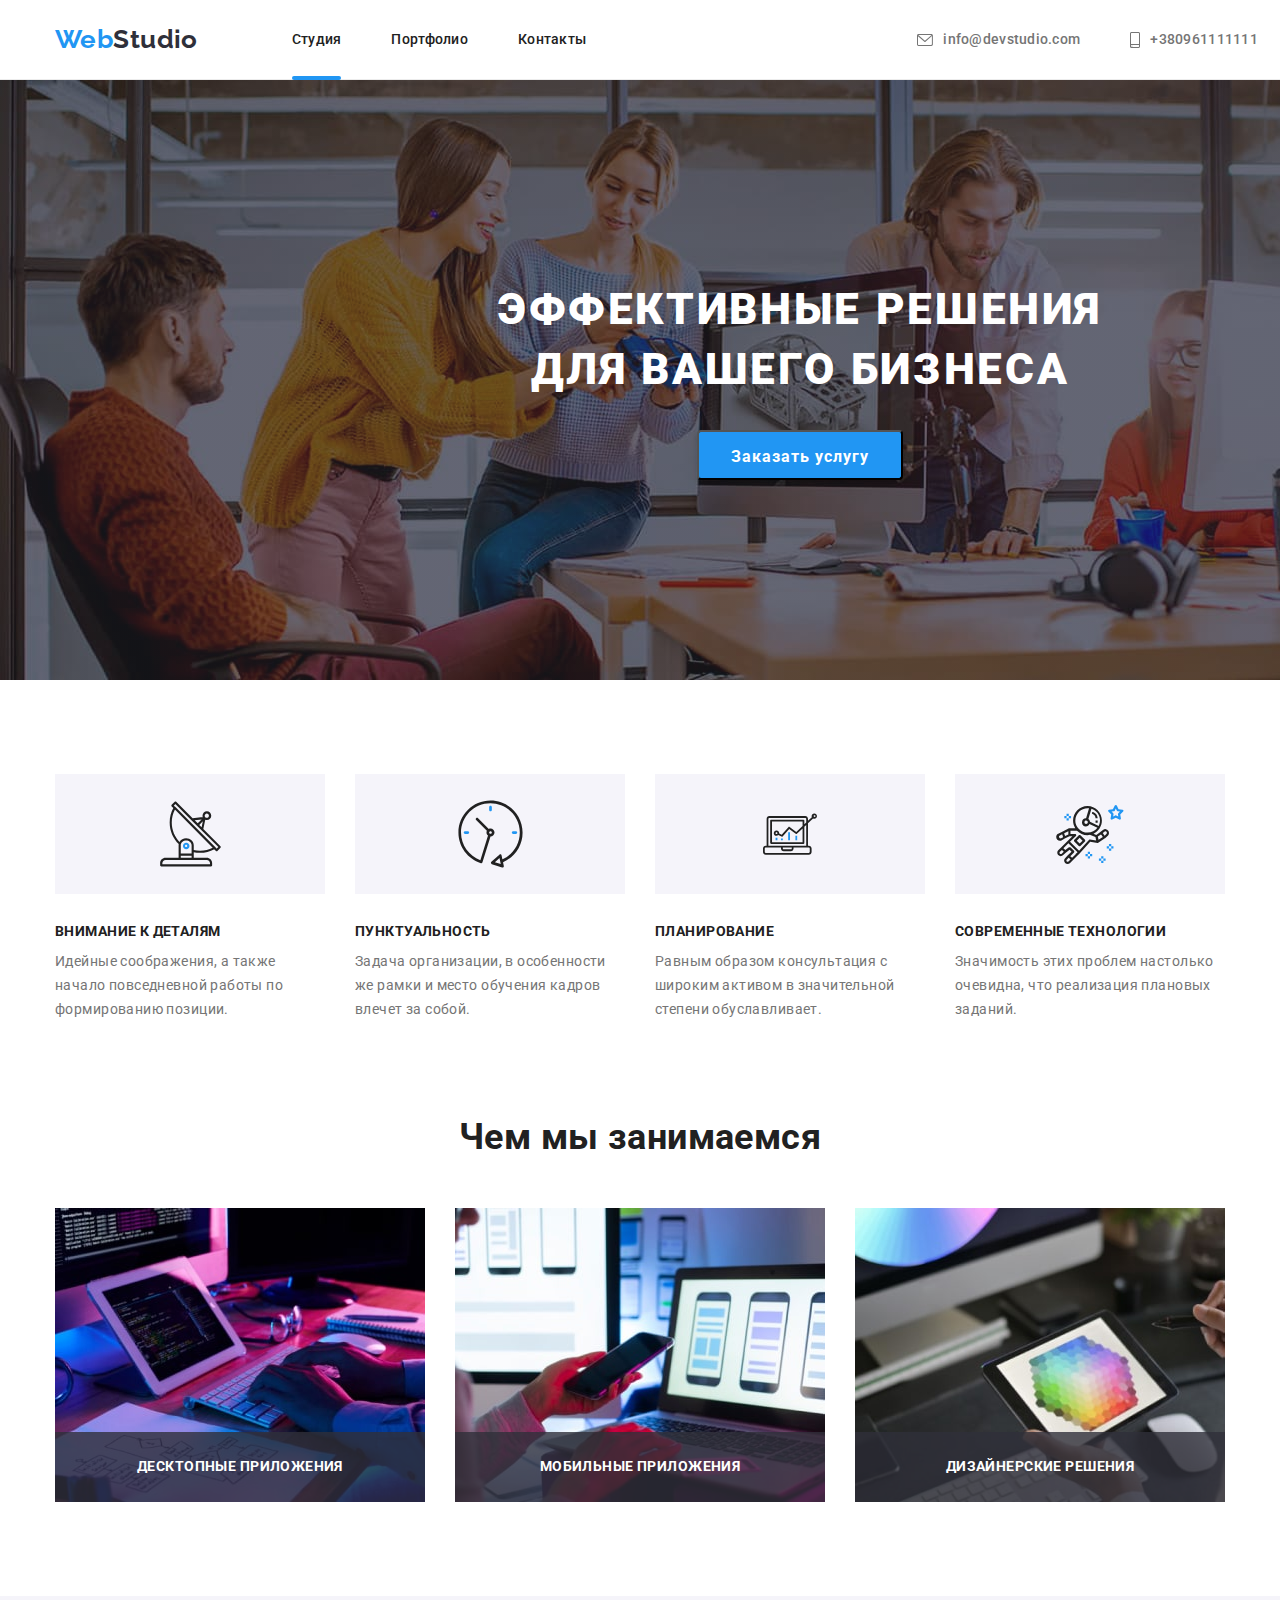
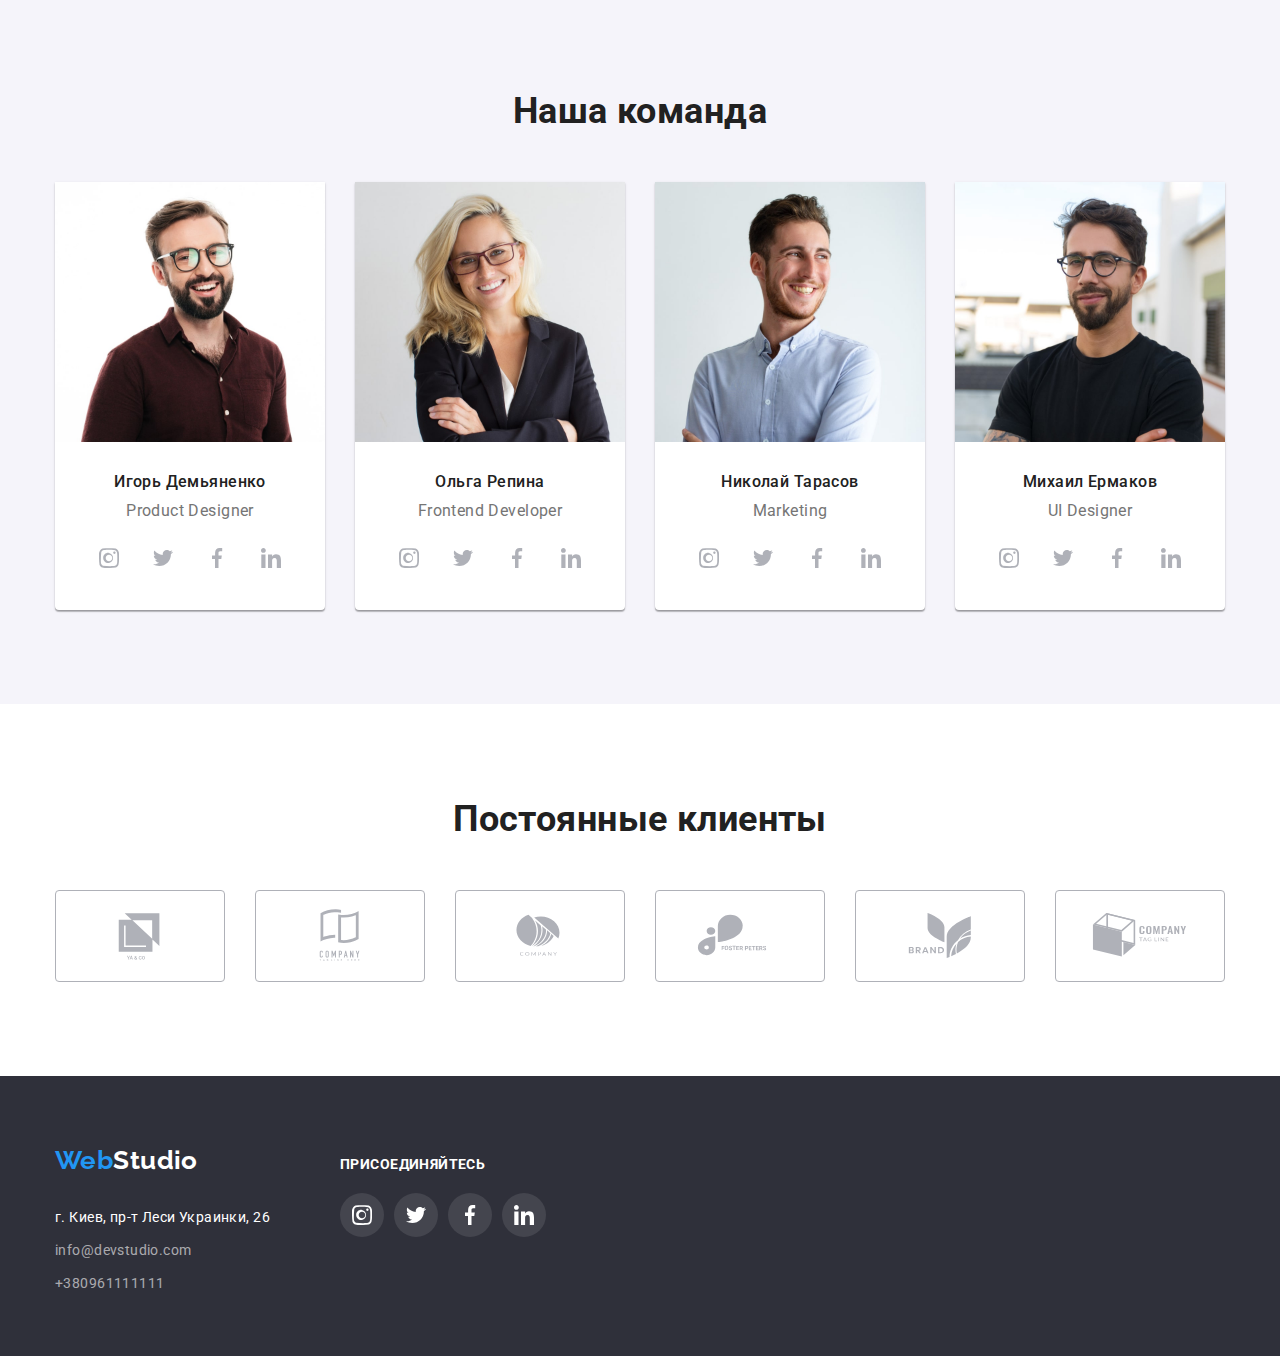
<file: index.html>
<!DOCTYPE html>
<html lang="ru">
<head>
    <meta charset="UTF-8">
    <meta http-equiv="X-UA-Compatible" content="IE=edge">
    <meta name="viewport" content="width=device-width, initial-scale=1.0">
    <title>Студия</title>
    <link rel="preconnect" href="https://fonts.googleapis.com">
    <link rel="preconnect" href="https://fonts.gstatic.com" crossorigin>
    <link href="https://fonts.googleapis.com/css2?family=Raleway:wght@700&family=Roboto:wght@400;500;700;900&display=swap" rel="stylesheet">
    <link rel="stylesheet" href="https://cdnjs.cloudflare.com/ajax/libs/modern-normalize/1.1.0/modern-normalize.min.css">
    <link rel="stylesheet" href="./css/style.css">

</head>
<body>
    <header class="header">
        <div class="container">
            <nav class="nav"><a class="logohead" href="/">
                <span class="webhead">Web</span><span class="studiohead">Studio</span></a>
                <ul class="main-navigation">
                    <li class="nav-list"><a class="nav-item current" href="./index.html">Студия</a></li>
                    <li class="nav-list"><a class="nav-item" href="./portfolio.html">Портфолио</a></li>
                    <li class="nav-list"><a class="nav-item" href="">Контакты</a></li>
                </ul>
            </nav>
            <ul class="main-contacts">
                <li class="contacts-list">
                    <a class="contacts-item" href="mailto:info@devstudio.com">
                        <svg class="mail-icon"><use href="./images/icons.svg#icon-mail"></use></svg>info@devstudio.com</a>
                </li>
                <li class="contacts-list"><a class="contacts-item" href="tel:+380961111111">
                    <svg class="phone-icon"><use href="./images/icons.svg#icon-phone"></use></svg>+380961111111</a>
                </li>
            </ul>
        </div>
    </header>
    <main>
            <!--<Уникальный контент страницы>-->
        <section class="banner overlay">
                <!--Блок Баннер-->
            <div class="container bnnr">
                <h1 class="banner-tittle">Эффективные решения <br> для вашего бизнеса</h1>
                <button class="banner-button" type="button" data-open-modal>Заказать услугу</button>
    <div class="backdrop is-hidden" data-backdrop>
        <div class="modal">
            <p>Lorem, ipsum dolor sit amet consectetur adipisicing elit. Rerum odio maiores laudantium quod doloremque at inventore dolorum rem laborum, aperiam eos soluta tenetur suscipit eius pariatur consectetur! Mollitia voluptatum deleniti voluptate sunt possimus dolorem quasi doloremque quibusdam animi. Ex in, debitis repellat excepturi alias earum optio. A tempore delectus at.</p>
            <svg data-close-modal class="button-close">
                <use href="./images/icons.svg#icon-close"></use>
            </svg>
        </div>
    </div>
            </div>
        </section>
        <section class="peculiarities section">
                <!--Блок со списком особенностей-->
            <div class="container">
                <h2 hidden class="peculiarities-maintittle">Особенности компании</h2>
                <ul class="peculiarities-list">
                    <li class="peculiarities-items">
                        <div class="peculiarities-icons">
                            <svg class="peculiarities-icon antena">
                                <use href="./images/icons.svg#icon-antena"></use>
                            </svg>
                        </div>
                        <h3 class="peculiarities-tittle">внимание к деталям</h3>
                        <p class="peculiarities-text">Идейные соображения, а также начало повседневной работы по формированию позиции.</p>
                    </li>
                    <li class="peculiarities-items">
                        <div class="peculiarities-icons">
                            <svg class="peculiarities-icon clock">
                                <use href="./images/icons.svg#icon-clock"></use>
                            </svg>
                        </div>
                        <h3 class="peculiarities-tittle">пунктуальность</h3>
                        <p class="peculiarities-text">Задача организации, в особенности же рамки и место обучения кадров влечет за собой.</p>
                    </li>
                    <li class="peculiarities-items">
                        <div class="peculiarities-icons">
                            <svg class="peculiarities-icon comp">
                                <use href="./images/icons.svg#icon-comp"></use>
                            </svg>
                        </div>
                        <h3 class="peculiarities-tittle">планирование</h3>
                        <p class="peculiarities-text">Равным образом консультация с широким активом в значительной степени обуславливает.</p>
                    </li>
                    <li class="peculiarities-items">
                        <div class="peculiarities-icons">
                            <svg class="peculiarities-icon cosm">
                                <use class="cosmic" href="./images/icons.svg#icon-cosm"></use>
                            </svg>
                        </div>
                        <h3 class="peculiarities-tittle">современные технологии</h3>
                        <p class="peculiarities-text">Значимость этих проблем настолько очевидна, что реализация плановых заданий.</p>
                    </li>
                </ul>
            </div>
        </section>
       <section class="work section"><!--<Блок Чем мы занимаемся-->
            <div class="container wrk">
                <h2 class="work-tittle">Чем мы занимаемся</h2>
                <ul class="work-list">
                    <li class="work-items">
                        <div class="work-thumb">
                            <img src="./images/work-a-min.jpg" alt="Десктопные приложения" width="370" height="294">
                            <div class="work-img-thumb">
                                <h3 class="work-txt-thumb">Десктопные приложения</h3>
                            </div>
                        </div>
                    </li>
                    <li class="work-items">
                        <div class="work-thumb">
                             <img src="./images/work-b-min.jpg" alt="Мобильные приложения" width="370" height="294">
                            <div class="work-img-thumb">
                                <h3 class="work-txt-thumb">Мобильные приложения</h3>
                            </div>
                        </div>
                    </li>
                    <li class="work-items">
                        <div class="work-thumb">
                            <img src="./images/work-c-min.jpg" alt="Дизайнерские решения" width="370" height="294">
                            <div class="work-img-thumb">
                                <h3 class="work-txt-thumb">Дизайнерские решения</h3>
                            </div>
                        </div>
                    </li>
            </ul>
            </div>
        </section>
        <section class="team section"><!--Блок Наша команда-->
        <div class="container">
            <h2 class="team-maintittle">Наша команда</h2>
            <ul class="team-list">
                <li class="team-items">
                    <img class="team-img" src="./images/team-a-min.jpg" alt="фото Игоря Демьяненко" width="270" height="260">
                    <h3 class="team-tittle">Игорь Демьяненко</h3>
                    <p class="team-text" lang="en">Product Designer</p>
                    <ul class="team-links">
                        <li class="link-item"><a class="team-link" href="https://www.instagram.com" target="_blank">
                                <svg class="team-link-icon">
                                <use href="./images/icons.svg#icon-instagram"></use>
                                </svg></a>
                        </li>
                        <li class="link-item"><a class="team-link" href="https://twitter.com" target="_blank">
                                <svg class="team-link-icon">
                                    <use href="./images/icons.svg#icon-twitter"></use>
                                </svg></a>
                        </li>
                        <li class="link-item"><a class="team-link" href="https://www.facebook.com" target="_blank">
                                <svg class="team-link-icon">
                                    <use href="./images/icons.svg#icon-facebook"></use>
                                </svg></a>
                        </li>
                        <li class="link-item"><a class="team-link" href="https://www.linkedin.com" target="_blank">
                                <svg class="team-link-icon">
                                    <use href="./images/icons.svg#icon-linkedin"></use>
                                </svg></a>
                        </li>                        
                    </ul>
                </li>
                <li class="team-items">
                    <img class="team-img" src="./images/team-b-min.jpg" alt="фото Ольги Репиной" width="270" height="260">
                    <h3 class="team-tittle">Ольга Репина</h3>
                    <p class="team-text" lang="en">Frontend Developer</p>
                    <ul class="team-links">
                        <li class="link-item"><a class="team-link" href="https://www.instagram.com" target="_blank">
                                <svg class="team-link-icon">
                                    <use href="./images/icons.svg#icon-instagram"></use>
                                </svg></a>
                        </li>
                        <li class="link-item"><a class="team-link" href="https://twitter.com" target="_blank">
                                <svg class="team-link-icon">
                                    <use href="./images/icons.svg#icon-twitter"></use>
                                </svg></a>
                        </li>
                        <li class="link-item"><a class="team-link" href="https://www.facebook.com" target="_blank">
                                <svg class="team-link-icon">
                                    <use href="./images/icons.svg#icon-facebook"></use>
                                </svg></a>
                        </li>
                        <li class="link-item"><a class="team-link" href="https://www.linkedin.com" target="_blank">
                                <svg class="team-link-icon">
                                    <use href="./images/icons.svg#icon-linkedin"></use>
                                </svg></a>
                        </li>
                    </ul>
                </li>
                <li class="team-items">
                    <img class="team-img" src="./images/team-c-min.jpg" alt="фото Николая Тарасова" width="270" height="260">
                    <h3 class="team-tittle">Николай Тарасов</h3>
                    <p class="team-text" lang="en">Marketing</p>
                    <ul class="team-links">
                        <li class="link-item"><a class="team-link" href="https://www.instagram.com" target="_blank">
                                <svg class="team-link-icon">
                                    <use href="./images/icons.svg#icon-instagram"></use>
                                </svg></a>
                        </li>
                        <li class="link-item"><a class="team-link" href="https://twitter.com" target="_blank">
                                <svg class="team-link-icon">
                                    <use href="./images/icons.svg#icon-twitter"></use>
                                </svg></a>
                        </li>
                        <li class="link-item"><a class="team-link" href="https://www.facebook.com" target="_blank">
                                <svg class="team-link-icon">
                                    <use href="./images/icons.svg#icon-facebook"></use>
                                </svg></a>
                        </li>
                        <li class="link-item"><a class="team-link" href="https://www.linkedin.com" target="_blank">
                                <svg class="team-link-icon">
                                    <use href="./images/icons.svg#icon-linkedin"></use>
                                </svg></a>
                        </li>
                    </ul>
                </li>
                <li class="team-items">
                    <img class="team-img" src="./images/team-d-min.jpg" alt="фото Михаила Ермакова" width="270" height="260">
                    <h3 class="team-tittle">Михаил Ермаков</h3>
                    <p class="team-text" lang="en">UI Designer</p>
                    <ul class="team-links">
                        <li class="link-item"><a class="team-link" href="https://www.instagram.com" target="_blank">
                                <svg class="team-link-icon">
                                    <use href="./images/icons.svg#icon-instagram"></use>
                                </svg></a>
                        </li>
                        <li class="link-item"><a class="team-link" href="https://twitter.com" target="_blank">
                                <svg class="team-link-icon">
                                    <use href="./images/icons.svg#icon-twitter"></use>
                                </svg></a>
                        </li>
                        <li class="link-item"><a class="team-link" href="https://www.facebook.com" target="_blank">
                                <svg class="team-link-icon">
                                    <use href="./images/icons.svg#icon-facebook"></use>
                                </svg></a>
                        </li>
                        <li class="link-item"><a class="team-link" href="https://www.linkedin.com" target="_blank">
                                <svg class="team-link-icon">
                                    <use href="./images/icons.svg#icon-linkedin"></use>
                                </svg></a>
                        </li>
                    </ul>
                </li>
            </ul>
        </div>
         </section>
        <section class="clients section">
            <div class="container">
                <h2 class="clients_tittle">Постоянные клиенты</h2>
                <ul class="clients_list">
                    <li class="clients_item">
                        <a href="#" class="clients_link">
                            <svg class="clients_icon">
                                <use href="./images/icons.svg#icon-yaco"></use>
                            </svg>
                        </a>
                    </li>
                    <li class="clients_item">
                        <a href="#" class="clients_link">
                            <svg class="clients_icon">
                                <use href="./images/icons.svg#icon-company"></use>
                            </svg>
                        </a>
                    </li>
                    <li class="clients_item">
                        <a href="#" class="clients_link">
                            <svg class="clients_icon">
                                <use href="./images/icons.svg#icon-company_two"></use>
                            </svg>
                        </a>
                    </li>
                    <li class="clients_item">
                        <a href="#" class="clients_link">
                            <svg class="clients_icon">
                                <use href="./images/icons.svg#icon-foster"></use>
                            </svg>
                        </a>
                    </li>
                    <li class="clients_item">
                        <a href="#" class="clients_link">
                            <svg class="clients_icon">
                                <use href="./images/icons.svg#icon-brand"></use>
                            </svg>
                        </a>
                    </li>
                    <li class="clients_item">
                        <a href="#" class="clients_link">
                            <svg class="clients_icon">
                                <use href="./images/icons.svg#icon-tag-line"></use>
                            </svg>
                        </a>
                    </li>
                </ul>
            </div>
        </section>
    </main>
    <footer class="footer"> <!--Футер страницы-->
        <div class="container ftr">
            <div class="footer_flex-container">
                <div class="footer_flex-item">
                    <a class="logo-footer" href="/"><span class="webfooter">Web</span><span class="studiofooter">Studio</span></a>
                    <address>
                        <ul class="contacts-footer">
                            <li class="links-footer"><a class="adres-footer"
                                    href="https://www.google.com/maps/place/%D0%B1%D1%83%D0%BB.+%D0%9B%D0%B5%D1%81%D0%B8+%D0%A3%D0%BA%D1%80%D0%B0%D0%B8%D0%BD%D0%BA%D0%B8,+26,+%D0%9A%D0%B8%D0%B5%D0%B2,+02000/@50.4265841,30.5361971,17z/data=!3m1!4b1!4m5!3m4!1s0x40d4cf0e033ecbe9:0x57a4dffefec77da0!8m2!3d50.4265807!4d30.5383858"
                                    target="_blank" rel="noopener noreferrer">г. Киев, пр-т Леси Украинки, 26</a></li>
                            <li class="links-footer mail"><a class="link-clr" href="mailto:info@devstudio.com">info@devstudio.com</a>
                            </li>
                            <li class="links-footer tel"><a class="link-clr" href="tel:+380961111111">+380961111111</a></li>
                        </ul>
                    </address>
                </div>
                <div class="footer_flex-item">
                    <h2 class="footer_socials-tittle">Присоединяйтесь</h2>
                    <ul class="footer_socials-list">
                <li class="footer_socials-item">
                    <a class="footer_socials-link" href="https://www.instagram.com" target="_blank">
                        <svg class="footer_socials_icon">
                            <use href="./images/icons.svg#icon-instagram"></use>
                        </svg>
                    </a>
                </li>
                <li class="footer_socials-item">
                    <a class="footer_socials-link" href="https://twitter.com" target="_blank">
                        <svg class="footer_socials_icon">
                            <use href="./images/icons.svg#icon-twitter"></use>
                        </svg>
                    </a>
                </li>
                <li class="footer_socials-item">
                    <a class="footer_socials-link" href="https://www.facebook.com" target="_blank">
                        <svg class="footer_socials_icon">
                            <use href="./images/icons.svg#icon-facebook"></use>
                        </svg>
                    </a>
                </li>
                <li class="footer_socials-item">
                    <a class="footer_socials-link" href="https://www.linkedin.com" target="_blank">
                        <svg class="footer_socials_icon">
                            <use href="./images/icons.svg#icon-linkedin"></use>
                        </svg>
                    </a>
                </li>
                    </ul>
                </div>
            </div>
        </div>
    </footer>
    <script>
        const refs = {
            openModalBtn: document.querySelector("[data-open-modal]"),
            closeModalBtn: document.querySelector("[data-close-modal]"),
            backdrop: document.querySelector("[data-backdrop]"),
            };

            refs.openModalBtn.addEventListener("click", toggleModal);
            refs.closeModalBtn.addEventListener("click", toggleModal);

            refs.backdrop.addEventListener("click", logBackdropClick);

            function toggleModal() {
                refs.backdrop.classList.toggle("is-hidden");
            }

            function logBackdropClick() {
                console.log("Это клик в бедроп");
            }
    </script>
<!-- <script src="./js/modal.js"></script> -->
</body>
</html>
</file>
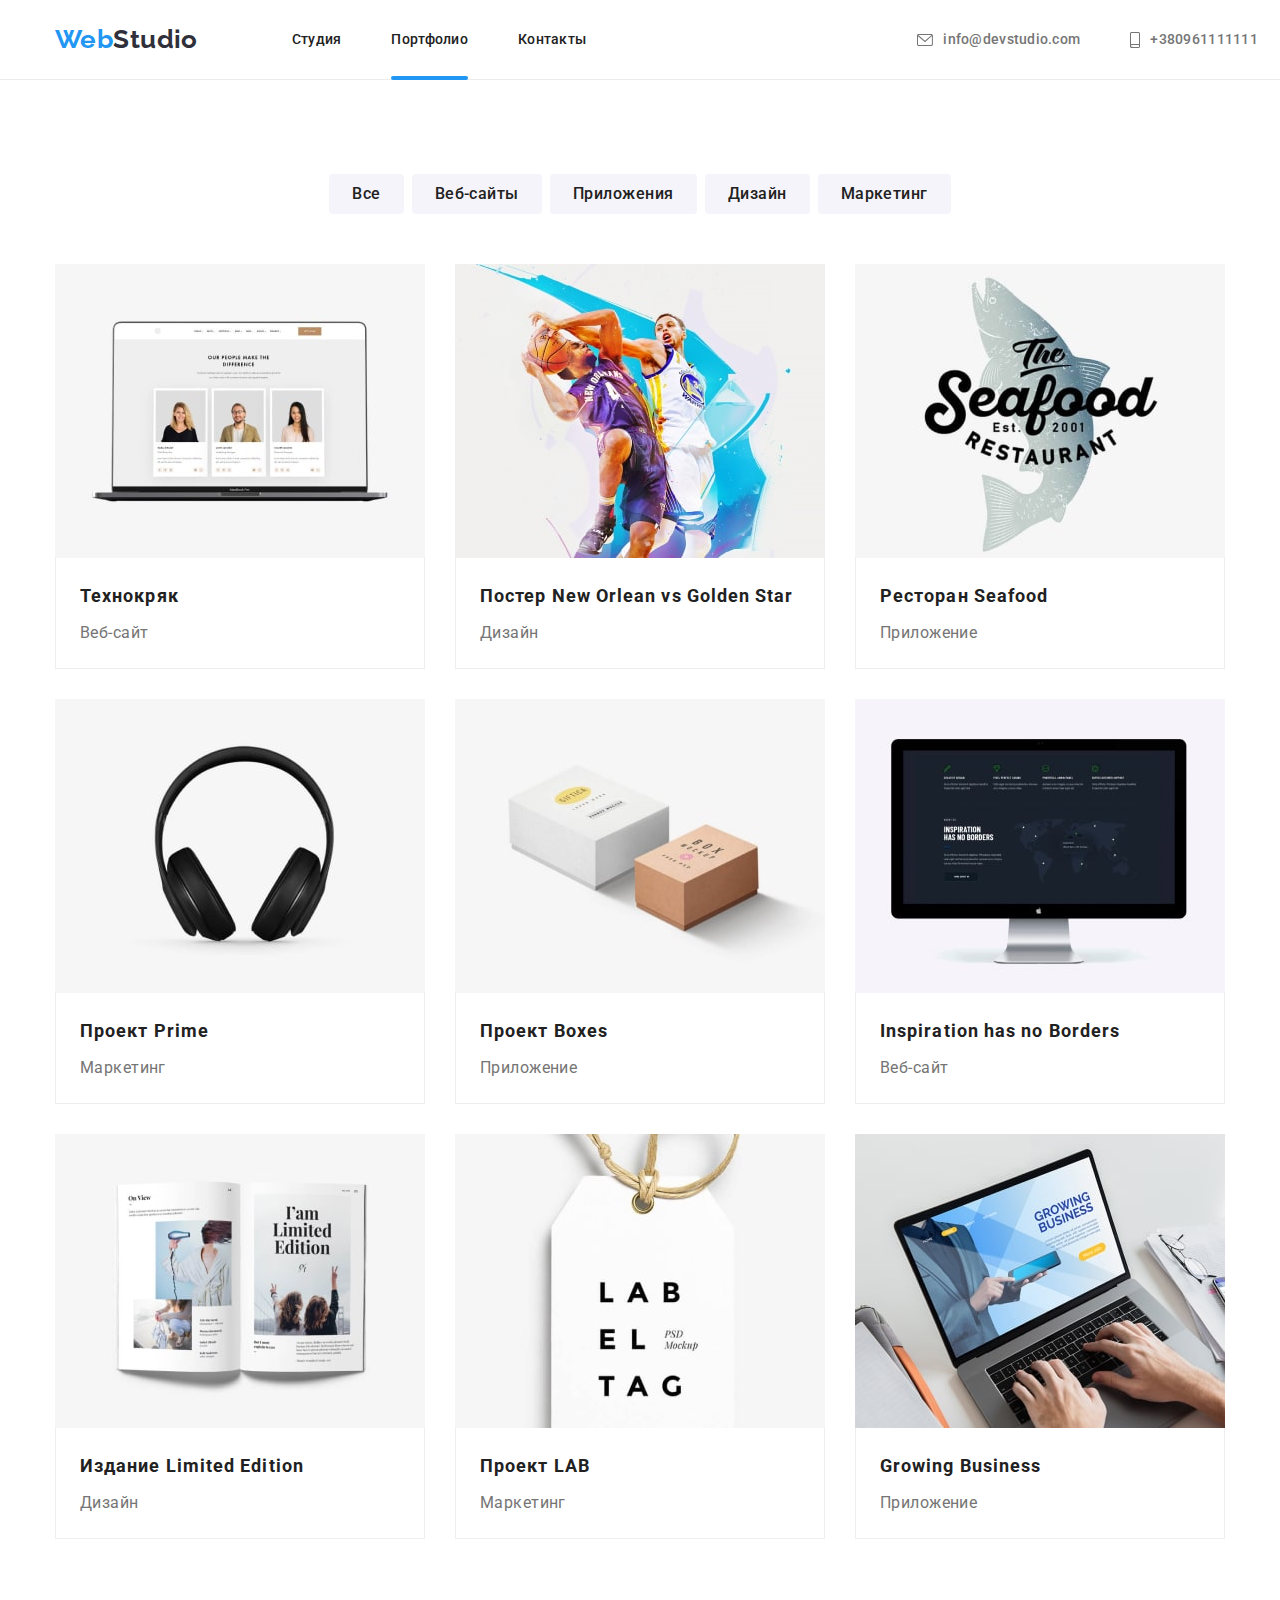
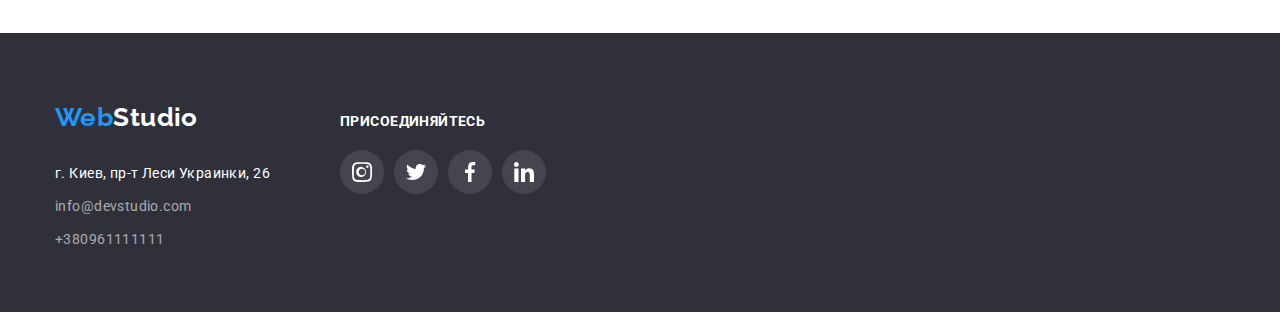
<file: portfolio.html>
<!DOCTYPE html>
<html lang="ru">
<head>
  <meta charset="UTF-8">
  <meta http-equiv="X-UA-Compatible" content="IE=edge">
  <meta name="viewport" content="width=device-width, initial-scale=1.0">
  <title>Портфолио</title>
  <link rel="preconnect" href="https://fonts.googleapis.com">
  <link rel="preconnect" href="https://fonts.gstatic.com" crossorigin>
  <link href="https://fonts.googleapis.com/css2?family=Raleway:wght@700&family=Roboto:wght@400;500;700;900&display=swap" rel="stylesheet">
  <link rel="stylesheet" href="https://cdnjs.cloudflare.com/ajax/libs/modern-normalize/1.1.0/modern-normalize.min.css">
  <link rel="stylesheet" href="./css/style.css">
</head>
<body>
  <header class="header">
    <div class="container">
      <nav class="nav"><a class="logohead" href="/"><span class="webhead">Web</span><span
            class="studiohead">Studio</span></a>
        <ul class="main-navigation">
          <li class="nav-list"><a class="nav-item" href="./index.html">Студия</a></li>
          <li class="nav-list"><a class="nav-item current" href="./portfolio.html">Портфолио</a></li>
          <li class="nav-list"><a class="nav-item" href="">Контакты</a></li>
        </ul>
      </nav>
      <ul class="main-contacts">
        <li class="contacts-list"><a class="contacts-item" href="mailto:info@devstudio.com"><svg class="mail-icon">
              <use href="./images/icons.svg#icon-mail"></use>
            </svg>info@devstudio.com</a></li>
        <li class="contacts-list"><a class="contacts-item" href="tel:+380961111111"><svg class="phone-icon">
              <use href="./images/icons.svg#icon-phone"></use>
            </svg>+380961111111</a></li>
      </ul>
    </div>
  </header>
  <main>
    <section class="section main-content">
      <div class="container">
      <h1 hidden>фильтр страницы портфолио</h1>
      <ul class="btn-list">
        <li class="btn-item" ><button class="btonu" type="button">Все</button></li>
        <li class="btn-item" ><button class="btonu" type="button">Веб-сайты</button></li>
        <li class="btn-item" ><button class="btonu" type="button">Приложения</button></li>
        <li class="btn-item" ><button class="btonu" type="button">Дизайн</button></li>
        <li class="btn-item" ><button class="btonu" type="button">Маркетинг</button></li>
      </ul>
      <h2 hidden>контент</h2>
      <ul class="content-list">
        <li class="content-items">
          <a class="content-links" href="">
            <div class="content-thumb">
              <img class="content-img" src="./images/list-a-min.jpg" alt="фото ноутбука" width="370" height="294">
              <div class="content-txt-thumb">
                <p class="content-txt">Ресурс предлагает комплексные предложения с разным уровнем функционала и сервисов. Все это позволит посетителю получить исчерпывающие сведения о компании или частном лице.</p>
              </div>
            </div>
            <div class="content-border">
              <h3 class="content-tittle">Технокряк</h3>
              <p class="content-text">Веб-сайт</p>
            </div>
          </a>
        </li>
        <li class="content-items">
          <a class="content-links" href="">
            <div class="content-thumb">
              <img class="content-img" src="./images/list-b-min.jpg" alt="фото постера" width="370" height="294">
              <div class="content-txt-thumb">
                <p class="content-txt">Ресурс предлагает комплексные предложения с разным уровнем функционала и сервисов. Все это
                позволит посетителю получить исчерпывающие сведения о компании или частном лице.</p>
              </div>
            </div>
            <div class="content-border">
              <h3 class="content-tittle">Постер New Orlean vs Golden Star</h3>
              <p class="content-text">Дизайн</p>
            </div>
          </a>
        </li>
        <li class="content-items">
          <a class="content-links" href="">
            <div class="content-thumb">
              <img class="content-img" src="./images/list-c-min.jpg" alt="фото ресторана" width="370" height="294">
              <div class="content-txt-thumb">
                <p class="content-txt">Ресурс предлагает комплексные предложения с разным уровнем функционала и сервисов. Все это позволит посетителю получить исчерпывающие сведения о компании или частном лице.</p>
              </div>
            </div>
            <div class="content-border">
              <h3 class="content-tittle">Ресторан Seafood</h3>
              <p class="content-text">Приложение</p>
            </div>
            </a>
        </li>
        <li class="content-items">
          <a class="content-links" href="">
            <div class="content-thumb">
              <img class="content-img" src="./images/list-d-min.jpg" alt="фото наушников" width="370" height="294">
              <div class="content-txt-thumb">
                <p class="content-txt">Ресурс предлагает комплексные предложения с разным уровнем функционала и сервисов. Все это позволит посетителю получить исчерпывающие сведения о компании или частном лице.</p>
              </div>
            </div>
            <div class="content-border">
              <h3 class="content-tittle">Проект Prime</h3>
              <p class="content-text">Маркетинг</p>
             </div>
            </a>
        </li>
        <li class="content-items">
          <a class="content-links" href="">
            <div class="content-thumb">
              <img class="content-img" src="./images/list-e-min.jpg" alt="фото коробок" width="370" height="294">
              <div class="content-txt-thumb">
                <p class="content-txt">Ресурс предлагает комплексные предложения с разным уровнем функционала и сервисов. Все это позволит посетителю получить исчерпывающие сведения о компании или частном лице.</p>
              </div>
            </div>
            <div class="content-border">
              <h3 class="content-tittle">Проект Boxes</h3>
              <p class="content-text">Приложение</p>
            </div>
            </a>
        </li>
        <li class="content-items">
          <a class="content-links" href="">
            <div class="content-thumb">
              <img class="content-img" src="./images/list-f-min.jpg" alt="фото монитора" width="370" height="294">
              <div class="content-txt-thumb">
                <p class="content-txt">Ресурс предлагает комплексные предложения с разным уровнем функционала и сервисов. Все это позволит посетителю получить исчерпывающие сведения о компании или частном лице.</p>
              </div>
            </div>
            <div class="content-border">
              <h3 class="content-tittle">Inspiration has no Borders</h3>
              <p class="content-text">Веб-сайт</p>
            </div>
            </a>
        </li>
        <li class="content-items">
          <a class="content-links" href="">
            <div class="content-thumb">
              <img class="content-img" src="./images/list-g-min.jpg" alt="фото книги" width="370" height="294">
              <div class="content-txt-thumb">
                <p class="content-txt">Ресурс предлагает комплексные предложения с разным уровнем функционала и сервисов. Все это позволит посетителю получить исчерпывающие сведения о компании или частном лице.</p>
              </div>
            </div>
            <div class="content-border">
              <h3 class="content-tittle">Издание Limited Edition</h3>
              <p class="content-text">Дизайн</p>
             </div>
            </a>
        </li>
        <li class="content-items">
          <a class="content-links" href="">
            <div class="content-thumb">
              <img class="content-img" src="./images/list-h-min.jpg" alt="фото проекта" width="370" height="294">
              <div class="content-txt-thumb">
                <p class="content-txt">Ресурс предлагает комплексные предложения с разным уровнем функционала и сервисов. Все это позволит посетителю получить исчерпывающие сведения о компании или частном лице.</p>
              </div>
            </div>
            <div class="content-border">
              <h3 class="content-tittle">Проект LAB</h3>
              <p class="content-text">Маркетинг</p>
            </div>
            </a>
        </li>
        <li class="content-items">
          <a class="content-links" href="">
            <div class="content-thumb">
              <img class="content-img" src="./images/list-i-min.jpg" alt="фото работы за ноутбуком" width="370" height="294">
              <div class="content-txt-thumb">
                <p class="content-txt">Ресурс предлагает комплексные предложения с разным уровнем функционала и сервисов. Все это позволит посетителю получить исчерпывающие сведения о компании или частном лице.</p>
              </div>
            </div>
            <div class="content-border">
              <h3 class="content-tittle">Growing Business</h3>
              <p class="content-text">Приложение</p>
            </div>
            </a>
        </li>
      </ul>
      </div>
    </section>
  </main>
  <footer class="footer">
    <!--Футер страницы-->
    <div class="container ftr">
      <div class="footer_flex-container">
        <div class="footer_flex-item">
          <a class="logo-footer" href="/"><span class="webfooter">Web</span><span class="studiofooter">Studio</span></a>
          <address>
            <ul class="contacts-footer">
              <li class="links-footer"><a class="adres-footer"
                  href="https://www.google.com/maps/place/%D0%B1%D1%83%D0%BB.+%D0%9B%D0%B5%D1%81%D0%B8+%D0%A3%D0%BA%D1%80%D0%B0%D0%B8%D0%BD%D0%BA%D0%B8,+26,+%D0%9A%D0%B8%D0%B5%D0%B2,+02000/@50.4265841,30.5361971,17z/data=!3m1!4b1!4m5!3m4!1s0x40d4cf0e033ecbe9:0x57a4dffefec77da0!8m2!3d50.4265807!4d30.5383858"
                  target="_blank" rel="noopener noreferrer">г. Киев, пр-т Леси Украинки, 26</a></li>
              <li class="links-footer mail"><a class="link-clr" href="mailto:info@devstudio.com">info@devstudio.com</a>
              </li>
              <li class="links-footer tel"><a class="link-clr" href="tel:+380961111111">+380961111111</a></li>
            </ul>
          </address>
        </div>
  
  
        <div class="footer_flex-item">
          <h2 class="footer_socials-tittle">Присоединяйтесь</h2>
          <ul class="footer_socials-list">
            <li class="footer_socials-item">
              <a class="footer_socials-link" href="https://www.instagram.com" target="_blank">
                <svg class="footer_socials_icon">
                  <use href="./images/icons.svg#icon-instagram"></use>
                </svg>
              </a>
            </li>
            <li class="footer_socials-item">
              <a class="footer_socials-link" href="https://twitter.com" target="_blank">
                <svg class="footer_socials_icon">
                  <use href="./images/icons.svg#icon-twitter"></use>
                </svg>
              </a>
            </li>
            <li class="footer_socials-item">
              <a class="footer_socials-link" href="https://www.facebook.com" target="_blank">
                <svg class="footer_socials_icon">
                  <use href="./images/icons.svg#icon-facebook"></use>
                </svg>
              </a>
            </li>
            <li class="footer_socials-item">
              <a class="footer_socials-link" href="https://www.linkedin.com" target="_blank">
                <svg class="footer_socials_icon">
                  <use href="./images/icons.svg#icon-linkedin"></use>
                </svg>
              </a>
            </li>
          </ul>
        </div>
      </div>
    </div>
  </footer>
</body>
</html>
</file>
<file: css/style.css>
body {
  font-family: var(--main-font);
  font-size: var(--main-font-sz);
  text-decoration: var(--main-text-decor);
  line-height: var(--main-line-hght);
  letter-spacing: var(--main-leter-spacing);
  font-weight: var(--main-font-weight);
  color: var(--main-txt-clr);
  
}


/* font-weight: 400; то же самое что и normal
font-weight: bold; то же самое что и 700 */

:root {
  --main-font: Roboto, sans-serif;
  --secondary-font: Raleway, sans-serif;

  --main-font-sz: 14px;
  --secondary-font-sz: 16px;
  --primary-font-sz: 36px;
  --fourth-font-sz: 18px;

  --main-font-weight: 500;
  --secondary-font-weight: 700;
  --primary-font-weight: 400;

  --main-leter-spacing: 0.03em;
  --secondary-leter-spacing: 0.02em;
  --primary-leter-spacing: 0.06em;

  --main-txt-clr: #212121;
  --secondary-txt-clr: #757575;
  --primary-txt-clr: #2196f3;
  --color-rdba: rgba(255, 255, 255, 0.6);
  --fill-color:#afb1b8;

  --main-line-hght: 1.14;
  --secondary-line-hght: 1.17;
  --primary-line-hght: 1.71;
  --fourth-line-hght: 1.19;

  --main-link-clr: #ffffff;
  --secondary-link-clr: #2f303a;

  --main-text-decor: none;
  --project-border-color: #EEEEEE
}

h1, h2, h3, p, ul, li {
  margin: 0;
  padding: 0;
}

.container {
  max-width: 1200px;
  margin: 0 auto;
  padding-left: 15px;
  padding-right: 15px;
}
.section {
  padding: 94px 0;
}

.btn-list, .peculiarities-list, .work-list, .team-list {
  display: flex;
}


/* студия */
/* оформление логотипа */
.logohead,
.logo-footer {
  font-family: var(--secondary-font);
  font-weight: var(--secondary-font-weight);
  font-size: 26px;
  line-height: 1.91;
  text-decoration: none;
}
.webhead,
.webfooter {
  color: var(--primary-txt-clr);
}
.studiohead {
  color: var(--secondary-link-clr);
}
.studiofooter {
  color: var(--main-link-clr);
}
.main-navigation {
  letter-spacing: var(--secondary-leter-spacing);

  display: flex;
  margin-left: 94px;

  user-select: none;
}
.nav-item:hover,
.nav-item:focus {
  color: var(--primary-txt-clr);
  
}
.nav-item {
  color: var(--main-txt-clr);
  text-decoration: var(--main-text-decor);
  display: block;
  padding-top: 32px;
  padding-bottom: 32px;

  transition: 250ms cubic-bezier(0.4, 0, 0.2, 1);
}
.nav-list {position: relative;}

.nav-item::after {
  content: '';
  display: inline-flex;

  position: absolute;

  width: 100%;
  height: 4px;
  border-radius: 2px;
  background: #2196f3;
  bottom: 0px;
  left: 0;
  transform: scale(0);
  opacity: 0;

  transition: transform 250ms cubic-bezier(0.4, 0, 0.2, 1),
  opacity 250ms cubic-bezier(0.4, 0, 0.2, 1);
}

.nav-item:hover::after,
.nav-item:focus::after,
.nav-item.current {
  opacity: 1;
  transform: scale(1);
}
.current::after,
.nav-item:hover::after,
.nav-item:focus::after {
  transform: scale(1);
  opacity: 1;
}








.contacts-item:hover,
.contacts-item:focus {
  color: var(--primary-txt-clr);
  fill: var(--primary-txt-clr);
}
.contacts-item {
  color: var(--secondary-txt-clr);
  text-decoration: var(--main-text-decor);
  display: block;
  padding-top: 32px;
  padding-bottom: 32px;

  transition: 250ms cubic-bezier(0.4, 0, 0.2, 1);
}
.main-contacts {
  letter-spacing: var(--secondary-leter-spacing);
  color: var(--secondary-txt-clr);
  margin-left: 331px;
  display: flex;
}
.header {
  max-height: 80px;
  border-bottom: 1px solid #ECECEC;;
}
.header > .container {
  display: flex;
}
.nav {
  display: flex;
  align-items: center;
}
.nav-list:not(:last-child),
.contacts-list:not(:last-child) {
  margin-right: 50px;
}

.mail-icon {
  height: 12px;
  width: 16px;
  margin-right: 10px;
  fill: currentColor;
}
.phone-icon {
  height: 16px;
  width: 10px;
  margin-right: 10px;
  fill: currentColor;
}

.contacts-item {
  display: inline-flex;
  align-items: center;
  padding-top: 32px;
  padding-bottom: 32px;
}



/* <!--<Уникальный контент страницы>--> */
/* БАННЕР */

.banner {
  background-color: var(--secondary-link-clr);
  text-align: center;

  padding: 200px 0;
}

.overlay {
  width: 1600px;
  height: 600px;  
  margin-right: auto;
  margin-left: auto;
  background-color: #C4C4C4;;
  background-image: linear-gradient(to right, rgba(47, 48, 58, 0.4),rgba(47, 48, 58, 0.4)), url(../images/background.jpg);
  
}

.banner-tittle {
  line-height: 1.36;
  font-family: Roboto;
  font-style: normal;
  font-weight: 900;
  font-size: 44px;
  text-align: center;
  letter-spacing: 0.06em;
  text-transform: uppercase;

  color: #FFFFFF;

  margin-bottom: 30px;
  max-width: 696px;
  margin-left: auto;
  margin-right: auto;

  user-select: none;
}

.banner-button {
  font-weight: var(--secondary-font-weight);
  font-size: var(--secondary-font-sz);
  line-height: 1.87;
  align-items: center;
  text-align: center;
  letter-spacing: var(--primary-leter-spacing);
  color: var(--main-link-clr);
  background: var(--primary-txt-clr);
  box-shadow: 0px 4px 4px rgba(0, 0, 0, 0.15);
  border-radius: 4px;
  min-width: 200px;
  height: 50px;
  left: 700px;
  top: 430px;

  padding: 10px 32px;

  user-select: none;
}

.modal {
  position: absolute;
  top: 50%;
  left: 50%;
  transform: translate(-50%,
  -50%);
  transition: 250ms ease-in;
  opacity: 1;
  height: 581px;
  width: 528px;
  padding: 35px;

  background-color: #FFFFFF;
  border-radius: 4px;
}

.backdrop {
  position: fixed;

  top: 0;
  left: 0;
 
  width: 100%;
  height: 100%;
     
  background: rgba(0, 0, 0, 0.2);
  z-index: 3;
  transition: opacity 350ms cubic-bezier(0.4, 0, 0.2, 1);
  opacity: 1;
}
.backdrop.is-hidden .modal {
  transform: translate(-50%, -50%);
  transition: 250ms ease-in;

}
.backdrop.is-hidden {
  opacity: 0;
  pointer-events: none;
}

.button-close {
  position: fixed;
  top: 8px;
  right: 8px;
  cursor: pointer;
  fill: #ffffff;
  width: 30px;
  height: 30px;
  
}


/* ОСОБЕННОСТИ */
.peculiarities h3 {
  font-weight: var(--secondary-font-weight);
  font-size: var(--main-font-sz);
  text-transform: uppercase;
  margin-top: 30px;
  margin-bottom: 10px;
}

.peculiarities p {
  font-weight: var(--primary-font-weight);
  line-height: var(--primary-line-hght);
  color: var(--secondary-txt-clr);
  margin-bottom: 0px;
}
.peculiarities-list,
.work-list,
.team-list,
.contacts-footer,
.btn-item,
.content-list,
.main-navigation,
.main-contacts {
  list-style: none;
}
.peculiarities-items:not(:last-child), .work-items:not(:last-child), .team-items:not(:last-child) {
  margin-right: 30px;
}
/* .peculiarities-items::before {
  display: block;
  content: "";
  height: 120px;
  background-size: contain;
  background-repeat: no-repeat;
  background-position: center;
  background-image: url(../images/antena.svg); */
/* } */


.peculiarities-icons {
  height: 120px;
  width: 270px;
  display: inline-flex;
  align-items: center;
  justify-content: center;
  background-color: #F5F4FA;
}

.antena {
  height: 70px;
  width: 65px;
}
.clock {
  height: 70px;
  width: 67px;
}
.comp {
  height: 54px;
  width: 70px;
}
.cosm {
  height: 67px;
  width: 70px;
}

.peculiarities-text {
  max-width: 270px;
}
.peculiarities { 
  padding-bottom: 0;
}
.peculiarities-list, .work-list, .team-list {
  justify-content: space-around;
}



/* Блок Чем мы занимаемся */
.wrk {
  padding-top: 0;
}
.work h2 {
  font-weight: var(--secondary-font-weight);
  font-size: var(--primary-font-sz);
  line-height: var(--secondary-line-hght);
  margin-bottom: 50px;
  text-align: center;
}
.work-tittle,
.team-maintittle, .clients_tittle {
  font-size: var(--primary-font-sz);
  line-height: var(--secondary-line-hght);
  font-weight: var(--secondary-font-weight);
  text-align: center;
}
.work-thumb {position: relative;
  width: 100%;
  height: 294px;
  z-index: 1;
}

.work-img-thumb {position: absolute;
  width: 100%;
  height: 70px;
  background: rgba(47, 48, 58, 0.8);
  bottom: 0;}

.work-txt-thumb {
  font-style: normal;
  font-weight: 700;
  font-size: 14px;
  line-height: 1.14;
  text-align: center;
  letter-spacing: 0.03em;
  text-transform: uppercase;

  color: #FFFFFF;

  padding-top: 27px;
  align-items: center;

  user-select: none;
}




/* Блок Наша команда */
.team h2 {
  font-weight: var(--secondary-font-weight);
  font-size: var(--primary-font-sz);
  line-height: var(--secondary-line-hght);
  text-align: center;

  margin-bottom: 50px;
}
.team h3 {
  font-size: var(--secondary-font-sz);
  line-height: var(--fourth-line-hght);
  text-align: center;
  font-weight: 500;

  margin-bottom: 10px;
}
.team p {
  font-weight: var(--primary-font-weight);
  font-size: var(--secondary-font-sz);
  line-height: var(--fourth-line-hght);
  color: var(--secondary-txt-clr);
  text-align: center;
}
.team-items {
  padding-bottom: 30px;
  box-shadow: 0px 1px 3px rgba(0, 0, 0, 0.12), 0px 1px 1px rgba(0, 0, 0, 0.14),
  0px 2px 1px rgba(0, 0, 0, 0.2);
  border-radius: 0px 0px 4px 4px;
  background-color: #ffffff;}

.team {
  background-color: #F5F4FA;
}
.team-img {
  margin-bottom: 30px;
  display: block;
}

.team-links {
  display: flex;
  justify-content: center;
  gap: 10px;
  list-style: none;
  padding-top: 16px;
}


.team-link:hover,
.team-link:focus {
  fill: var(--main-link-clr);
  background-color: var(--primary-txt-clr);
}

.team-link {
  display: inline-flex;
  justify-content: center;
  align-items: center;
  width: 44px;
  height: 44px;
  fill: var(--fill-color);
  background-color: #ffffff;
  border-radius: 50%;

  transition: fill 250ms cubic-bezier(0.4, 0, 0.2, 1),
  background-color 250ms cubic-bezier(0.4, 0, 0.2, 1);
}

.team-link-icon {
  width: 20px;
  height: 20px;
}


.clients_list {
  display: flex;
  justify-content: center;
  gap: 30px;
  list-style: none;
}
.clients_link {
  display: inline-flex;
  justify-content: center;
  align-items: center;
  width: 170px;
  height: 92px;
  fill: var(--fill-color);
  border: 1px solid #afb1b8;
  border-radius: 4px;

  transition: border-color 250ms cubic-bezier(0.4, 0, 0.2, 1),
  color 250ms cubic-bezier(0.4, 0, 0.2, 1);
}
.clients_link:hover,
.clients_link:focus {
  border-color: var(--primary-txt-clr);
  fill: var(--primary-txt-clr);
}
.clients_icon {
  width: 106px;
  height: 60px;
}

.clients_tittle {
  margin-bottom: 50px;
}


/* ФУТЕР */
.logo-footer {
  display: inline-block;
  margin-bottom: 20px;}

.adres-footer {
  font-weight: var(--primary-font-weight);
  font-size: var(--main-font-sz);
  line-height: var(--primary-line-hght);
  color: var(--main-link-clr);
  font-style: normal;
  text-decoration: var(--main-text-decor);

  margin-bottom: 9px;
}
.links-footer {
  font-weight: var(--primary-font-weight);
  font-size: var(--main-font-sz);
  line-height: var(--primary-line-hght);
  color: var(--color-rdba);
}


.links-footer:not(:last-child) {
  margin-bottom: 9px;
}


.footer {
  background-color: var(--secondary-link-clr);
  padding-bottom: 60px;
  padding-top: 60px;

  user-select: none;
}
/* background-color: #2F303A; */
.link-clr {
  font-style: normal;
  font-weight: var(--primary-font-weight);
  line-height: var(--primary-line-hght);
  color: var(--color-rdba);
  text-decoration: var(--main-text-decor);
}

.footer_socials-list {
  display: flex;
  justify-content: center;
  gap: 10px;
  list-style: none;
}
.footer_socials-link {
  fill: var(--main-link-clr);
  background-color: rgba(255, 255, 255, 0.1);
  display: inline-flex;
  justify-content: center;
  align-items: center;
  width: 44px;
  height: 44px;
  border-radius: 50%;


  transition: color 250ms cubic-bezier(0.4, 0, 0.2, 1),
  background-color 250ms cubic-bezier(0.4, 0, 0.2, 1);
}

.footer_socials-tittle {
  margin-bottom: 20px;
  font-weight: 700;
  font-size: 14px;
  line-height: 1.14;
  letter-spacing: 0.03em;
  text-transform: uppercase;
  color: var(--main-link-clr);
}

.footer_socials_icon {
  width: 20px;
  height: 20px;
}
.footer_socials-link:hover,
.footer_socials-link:focus {
  color: var(--main-link-clr);
  background-color: var(--primary-txt-clr);
}

.footer_flex-container {
  display: flex;
  align-items: baseline;
}
.footer_flex-item:nth-child(1) {
  margin-right: 70px;
}




/* ПОРТФОЛИО */

.btonu:hover,
.btonu:focus {
  background-color: var(--primary-txt-clr);
  color: var(--main-link-clr);
  box-shadow: 0px 3px 1px rgba(0, 0, 0, 0.1), 0px 1px 2px rgba(0, 0, 0, 0.08),
  0px 2px 2px rgba(0, 0, 0, 0.12);
}

.btonu {
  font-family: Roboto;
  font-style: normal;
  font-weight: 500;
  font-size: 16px;
  line-height: 1.62;
  text-align: center;
  letter-spacing: 0.03em;
  color:var(--main-txt-clr);
  background: #F5F4FA;
  border-radius: 4px;
  border: 1px solid transparent;
    
  padding: 6px 22px;

  user-select: none;

  transition: color 250ms cubic-bezier(0.4, 0, 0.2, 1),
  background-color 250ms cubic-bezier(0.4, 0, 0.2, 1),
  box-shadow 250ms cubic-bezier(0.4, 0, 0.2, 1);
}
.btn-list {
  justify-content: center;
  margin-bottom: 50px;
}
.btn-item:not(:last-child) {
  margin-right: 8px;
}




.content-tittle {
  font-weight: var(--secondary-font-weight);
  font-size: var(--fourth-font-sz);
  line-height: 2;
  letter-spacing: var(--primary-leter-spacing);
  color: var(--main-txt-clr);

  margin-bottom: 4px;
}
 
.content-text {
  font-weight: var(--primary-font-weight);
  font-size: var(--secondary-font-sz);
  line-height: 1.87;
  color: var(--secondary-txt-clr);
}

.content-links {
  text-decoration: var(--main-text-decor);
  display: inline-block;

  transition: box-shadow 250ms cubic-bezier(0.4, 0, 0.2, 1);
}

.content-img {
  display: block;
}

.content-list {
  display: flex;
  flex-wrap: wrap;
  gap: 30px;
}

.content-border {
  padding: 20px 24px;
  border-right: 1px solid var(--project-border-color);
  border-bottom: 1px solid var(--project-border-color);
  border-left: 1px solid var(--project-border-color);
}
.content-links:hover, .content-items:focus {box-shadow: 0px 1px 1px rgba(0, 0, 0, 0.12), 0px 4px 4px rgba(0, 0, 0, 0.06), 1px 4px 6px rgba(0, 0, 0, 0.16);
}

.content-links:hover .content-txt-thumb,
.content-links:focus .content-txt-thumb {
  transform: translateY(-100%)
}

.content-thumb {
  position: relative;
  overflow: hidden;
}

.content-txt-thumb {
  position: absolute;

  height: 294px;
  padding: 63px 24px;

  background-color: rgba(33, 150, 243, 0.9);

  transform: translateY(0);
  transition: transform 250ms cubic-bezier(0.4, 0, 0.2, 1);
}
.content-txt {
  font-size: 18px;
  line-height: 1.56;
  letter-spacing: 0.03em;
  color: var(--main-link-clr);
}
</file>
